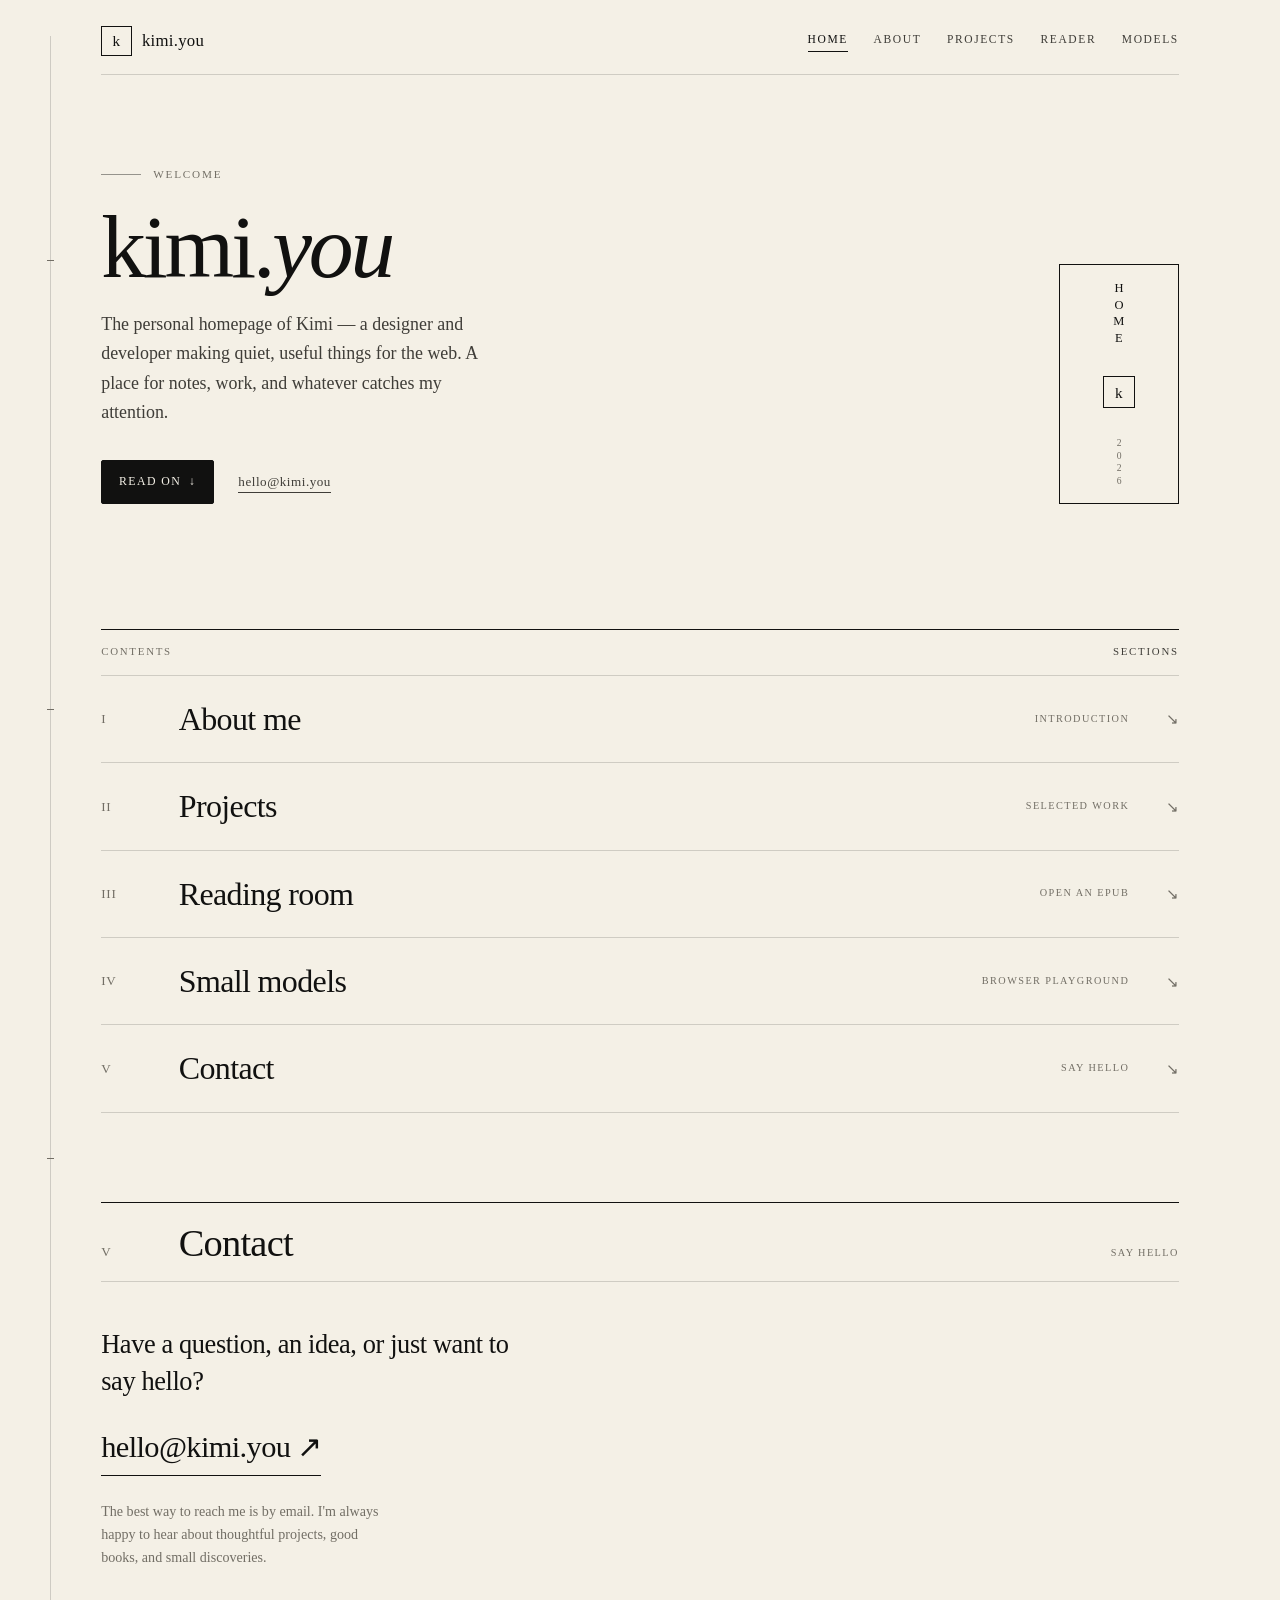
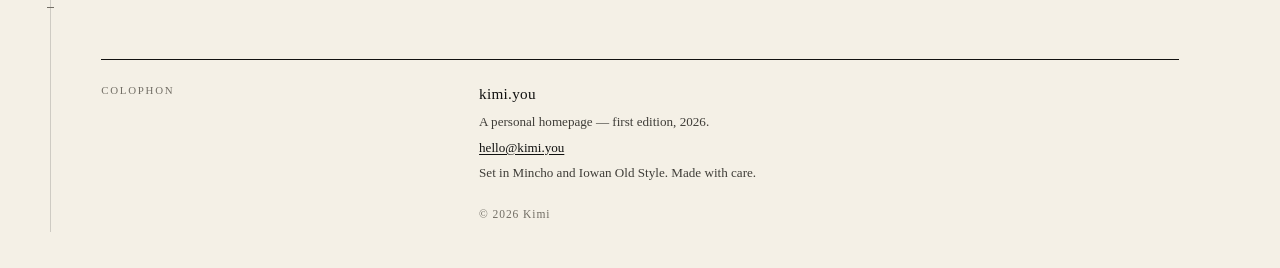
<file: index.html>
<!DOCTYPE html>
<html lang="en">
<head>
  <meta charset="UTF-8">
  <meta name="viewport" content="width=device-width, initial-scale=1.0">
  <meta name="theme-color" content="#F4F0E6">
  <meta name="description" content="The personal homepage of Kimi — a quiet corner of the internet for notes, projects, and everyday things.">
  <title>kimi.you — Personal Homepage</title>
  <link rel="icon" href="data:image/svg+xml,%3Csvg xmlns='http://www.w3.org/2000/svg' viewBox='0 0 32 32'%3E%3Crect width='32' height='32' fill='%23111110'/%3E%3Crect x='8' y='7' width='16' height='18' fill='none' stroke='%23F4F0E6' stroke-width='2'/%3E%3Cpath d='M12 7v18' stroke='%23F4F0E6' stroke-width='2'/%3E%3C/svg%3E">
  <link rel="stylesheet" href="styles.css">
</head>
<body>
  <a class="skip-link" href="#main">Skip to main content</a>

  <div class="book">
    <div class="binding" aria-hidden="true">
      <i></i>
      <i></i>
      <i></i>
      <i></i>
    </div>

    <header class="book-header">
      <a class="brand" href="index.html" aria-label="kimi.you home">
        <span class="brand-seal" aria-hidden="true">k</span>
        <span>kimi.you</span>
      </a>
      <nav class="site-nav" aria-label="Primary">
        <a href="index.html" aria-current="page">Home</a>
        <a href="about.html">About</a>
        <a href="projects.html">Projects</a>
        <a href="reader.html">Reader</a>
        <a href="models.html">Models</a>
      </nav>
    </header>

    <main id="main">
      <section class="hero" aria-labelledby="site-title">
        <div class="hero-copy">
          <p class="eyebrow">
            <span class="eyebrow-rule" aria-hidden="true"></span>
            <span>Welcome</span>
          </p>
          <h1 id="site-title">kimi.<em>you</em></h1>
          <p class="hero-lede">
            The personal homepage of Kimi — a designer and developer making
            quiet, useful things for the web. A place for notes, work, and
            whatever catches my attention.
          </p>
          <div class="hero-actions">
            <a class="primary-link" href="#contents">Read on <span aria-hidden="true">↓</span></a>
            <a class="text-link" href="mailto:hello@kimi.you">hello@kimi.you</a>
          </div>
        </div>

        <aside class="title-slip" aria-label="Personal homepage">
          <span class="slip-label" aria-hidden="true">Home</span>
          <span class="slip-seal" aria-hidden="true">k</span>
          <span class="slip-meta" aria-hidden="true">2026</span>
        </aside>
      </section>

      <nav class="contents" id="contents" aria-label="Contents">
        <div class="contents-top">
          <span>Contents</span>
          <span class="contents-sub">Sections</span>
        </div>
        <div class="contents-list">
          <a class="contents-link" href="about.html">
            <span class="contents-index">I</span>
            <span class="contents-title">About me</span>
            <span class="contents-note">Introduction</span>
            <span class="contents-arrow" aria-hidden="true">↘</span>
          </a>
          <a class="contents-link" href="projects.html">
            <span class="contents-index">II</span>
            <span class="contents-title">Projects</span>
            <span class="contents-note">Selected work</span>
            <span class="contents-arrow" aria-hidden="true">↘</span>
          </a>
          <a class="contents-link" href="reader.html">
            <span class="contents-index">III</span>
            <span class="contents-title">Reading room</span>
            <span class="contents-note">Open an EPUB</span>
            <span class="contents-arrow" aria-hidden="true">↘</span>
          </a>
          <a class="contents-link" href="models.html">
            <span class="contents-index">IV</span>
            <span class="contents-title">Small models</span>
            <span class="contents-note">Browser playground</span>
            <span class="contents-arrow" aria-hidden="true">↘</span>
          </a>
          <a class="contents-link" href="#contact">
            <span class="contents-index">V</span>
            <span class="contents-title">Contact</span>
            <span class="contents-note">Say hello</span>
            <span class="contents-arrow" aria-hidden="true">↘</span>
          </a>
        </div>
      </nav>

      <section class="chapter" id="contact" aria-labelledby="contact-title">
        <header class="chapter-head">
          <p class="chapter-index">V</p>
          <h2 id="contact-title">Contact</h2>
          <p class="chapter-note">Say hello</p>
        </header>
        <div class="chapter-body">
          <p class="chapter-lead">
            Have a question, an idea, or just want to say hello?
          </p>
          <a class="contact-link" href="mailto:hello@kimi.you">
            hello@kimi.you <span aria-hidden="true">↗</span>
          </a>
          <p class="contact-note">
            The best way to reach me is by email. I'm always happy to hear about
            thoughtful projects, good books, and small discoveries.
          </p>
        </div>
      </section>
    </main>

    <footer class="colophon">
      <div class="colophon-head">
        <span class="en">Colophon</span>
      </div>
      <div class="colophon-body">
        <p class="colophon-name">kimi.you</p>
        <p>A personal homepage — first edition, 2026.</p>
        <p><a class="footer-email" href="mailto:hello@kimi.you">hello@kimi.you</a></p>
        <p>Set in Mincho and Iowan Old Style. Made with care.</p>
        <p class="copyright">© 2026 Kimi</p>
      </div>
    </footer>
  </div>
</body>
</html>
</file>
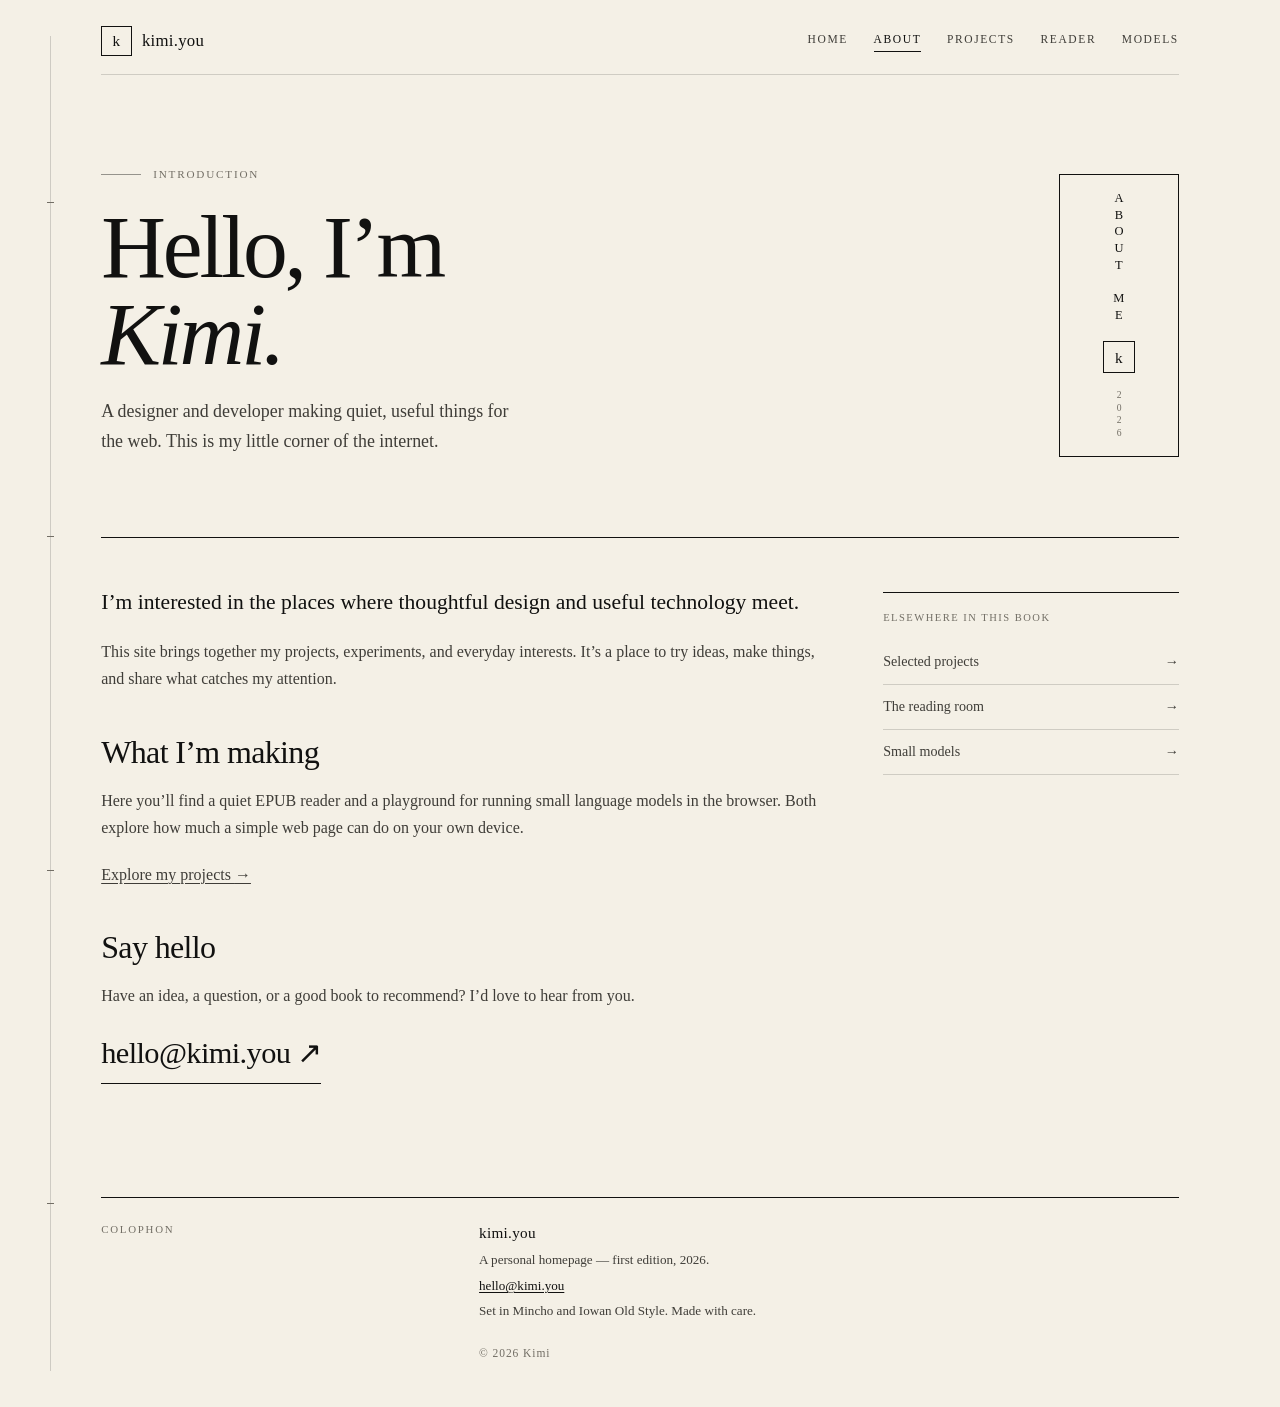
<file: about.html>
<!DOCTYPE html>
<html lang="en">
<head>
  <meta charset="UTF-8">
  <meta name="viewport" content="width=device-width, initial-scale=1.0">
  <meta name="theme-color" content="#F4F0E6">
  <meta name="description" content="Meet Kimi, a designer and developer making quiet, useful things for the web.">
  <title>About me — kimi.you</title>
  <link rel="icon" href="data:image/svg+xml,%3Csvg xmlns='http://www.w3.org/2000/svg' viewBox='0 0 32 32'%3E%3Crect width='32' height='32' fill='%23111110'/%3E%3Crect x='8' y='7' width='16' height='18' fill='none' stroke='%23F4F0E6' stroke-width='2'/%3E%3Cpath d='M12 7v18' stroke='%23F4F0E6' stroke-width='2'/%3E%3C/svg%3E">
  <link rel="stylesheet" href="styles.css">
</head>
<body>
  <a class="skip-link" href="#main">Skip to main content</a>

  <div class="book">
    <div class="binding" aria-hidden="true">
      <i></i>
      <i></i>
      <i></i>
      <i></i>
    </div>

    <header class="book-header">
      <a class="brand" href="index.html" aria-label="kimi.you home">
        <span class="brand-seal" aria-hidden="true">k</span>
        <span>kimi.you</span>
      </a>
      <nav class="site-nav" aria-label="Primary">
        <a href="index.html">Home</a>
        <a href="about.html" aria-current="page">About</a>
        <a href="projects.html">Projects</a>
        <a href="reader.html">Reader</a>
        <a href="models.html">Models</a>
      </nav>
    </header>

    <main id="main" tabindex="-1">
      <header class="page-hero" aria-labelledby="page-title">
        <div class="page-hero-copy">
          <p class="eyebrow"><span class="eyebrow-rule" aria-hidden="true"></span><span>Introduction</span></p>
          <h1 id="page-title">Hello, I’m <em>Kimi.</em></h1>
          <p class="hero-lede">A designer and developer making quiet, useful things for the web. This is my little corner of the internet.</p>
        </div>
        <aside class="title-slip" aria-label="Page information">
          <span class="slip-label" aria-hidden="true">About me</span>
          <span class="slip-seal" aria-hidden="true">k</span>
          <span class="slip-meta" aria-hidden="true">2026</span>
        </aside>
      </header>
      <div class="page-layout">
        <article class="prose">
          <p class="lead">I’m interested in the places where thoughtful design and useful technology meet.</p>
          <p>This site brings together my projects, experiments, and everyday interests. It’s a place to try ideas, make things, and share what catches my attention.</p>
          <h2>What I’m making</h2>
          <p>Here you’ll find a quiet EPUB reader and a playground for running small language models in the browser. Both explore how much a simple web page can do on your own device.</p>
          <p><a href="projects.html">Explore my projects <span aria-hidden="true">→</span></a></p>
          <h2>Say hello</h2>
          <p>Have an idea, a question, or a good book to recommend? I’d love to hear from you.</p>
          <a class="contact-link" href="mailto:hello@kimi.you">hello@kimi.you <span aria-hidden="true">↗</span></a>
        </article>
        <aside class="page-aside" aria-label="Explore more">
          <section class="aside-block">
            <h2 class="aside-title">Elsewhere in this book</h2>
            <ul class="aside-links">
              <li><a href="projects.html">Selected projects <span aria-hidden="true">→</span></a></li>
              <li><a href="reader.html">The reading room <span aria-hidden="true">→</span></a></li>
              <li><a href="models.html">Small models <span aria-hidden="true">→</span></a></li>
            </ul>
          </section>
        </aside>
      </div>
    </main>

    <footer class="colophon">
      <div class="colophon-head">
        <span class="en">Colophon</span>
      </div>
      <div class="colophon-body">
        <p class="colophon-name">kimi.you</p>
        <p>A personal homepage — first edition, 2026.</p>
        <p><a class="footer-email" href="mailto:hello@kimi.you">hello@kimi.you</a></p>
        <p>Set in Mincho and Iowan Old Style. Made with care.</p>
        <p class="copyright">© 2026 Kimi</p>
      </div>
    </footer>
  </div>
</body>
</html>
</file>
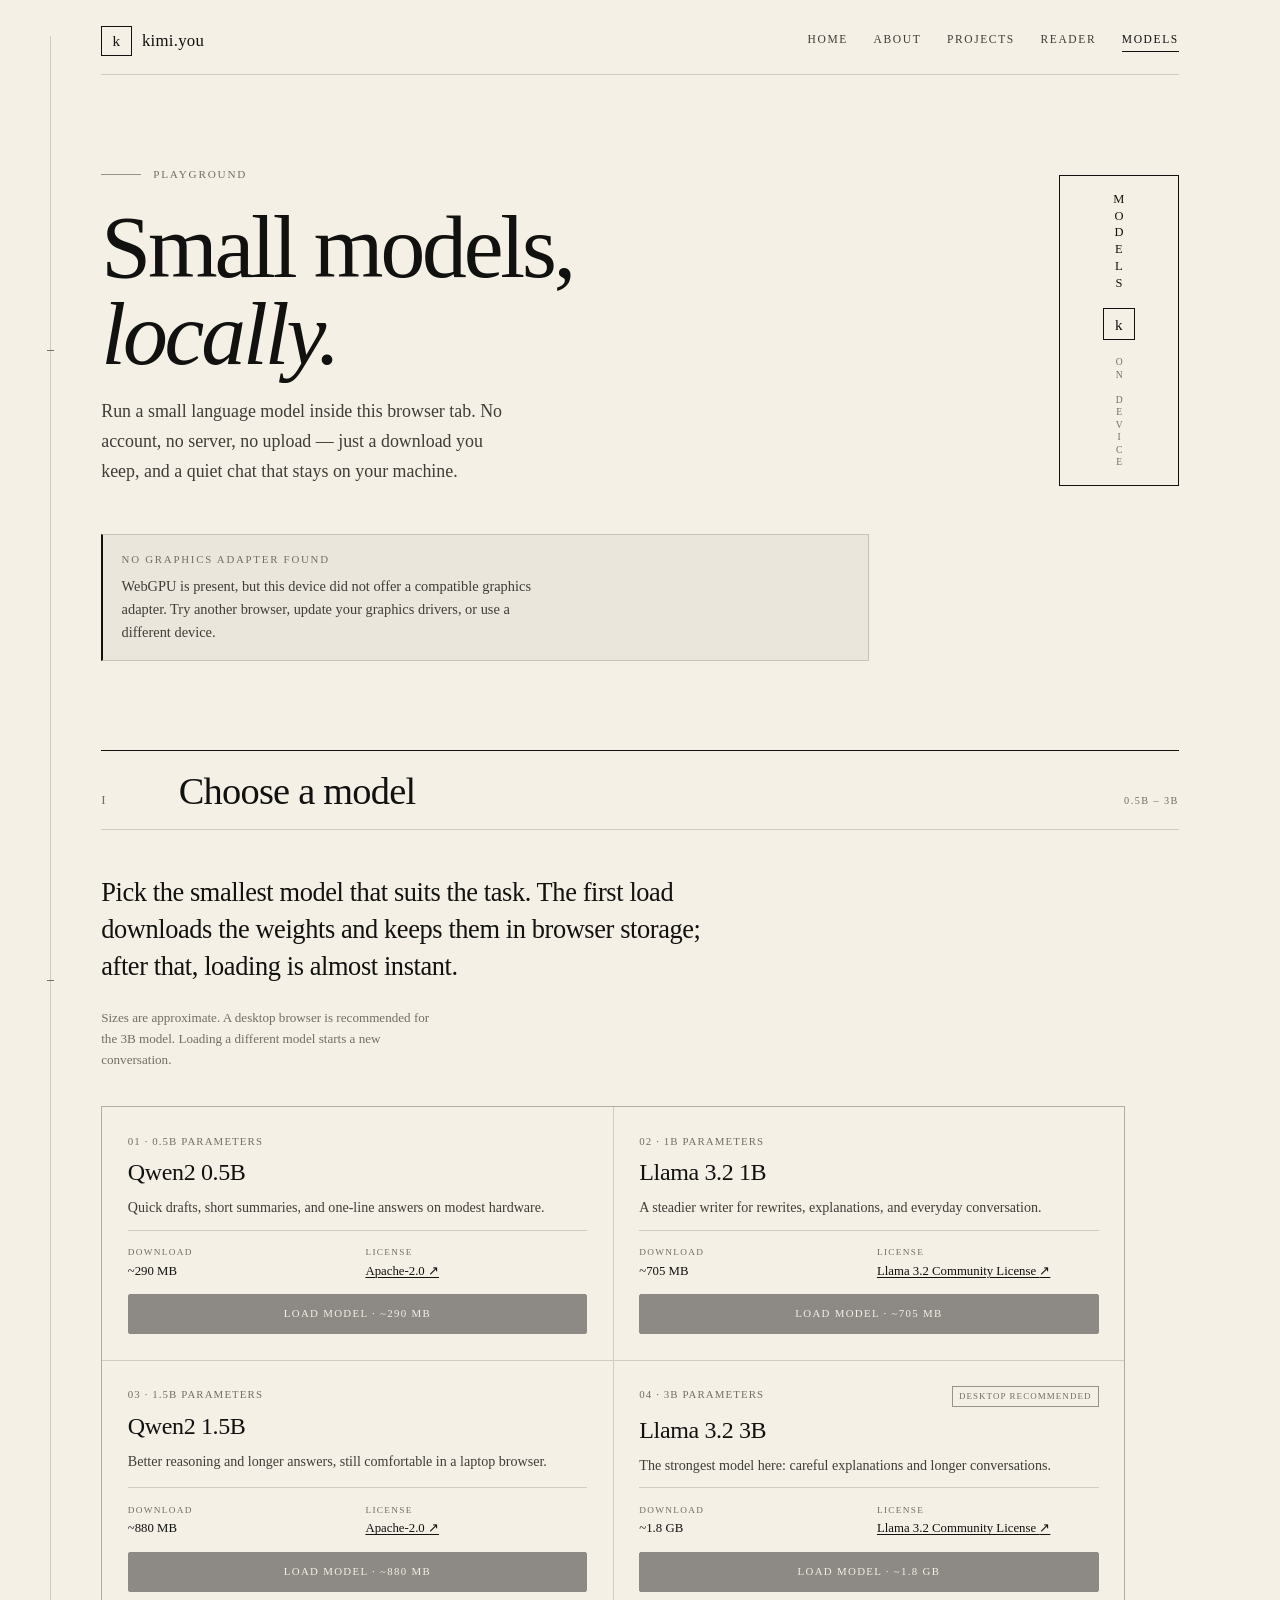
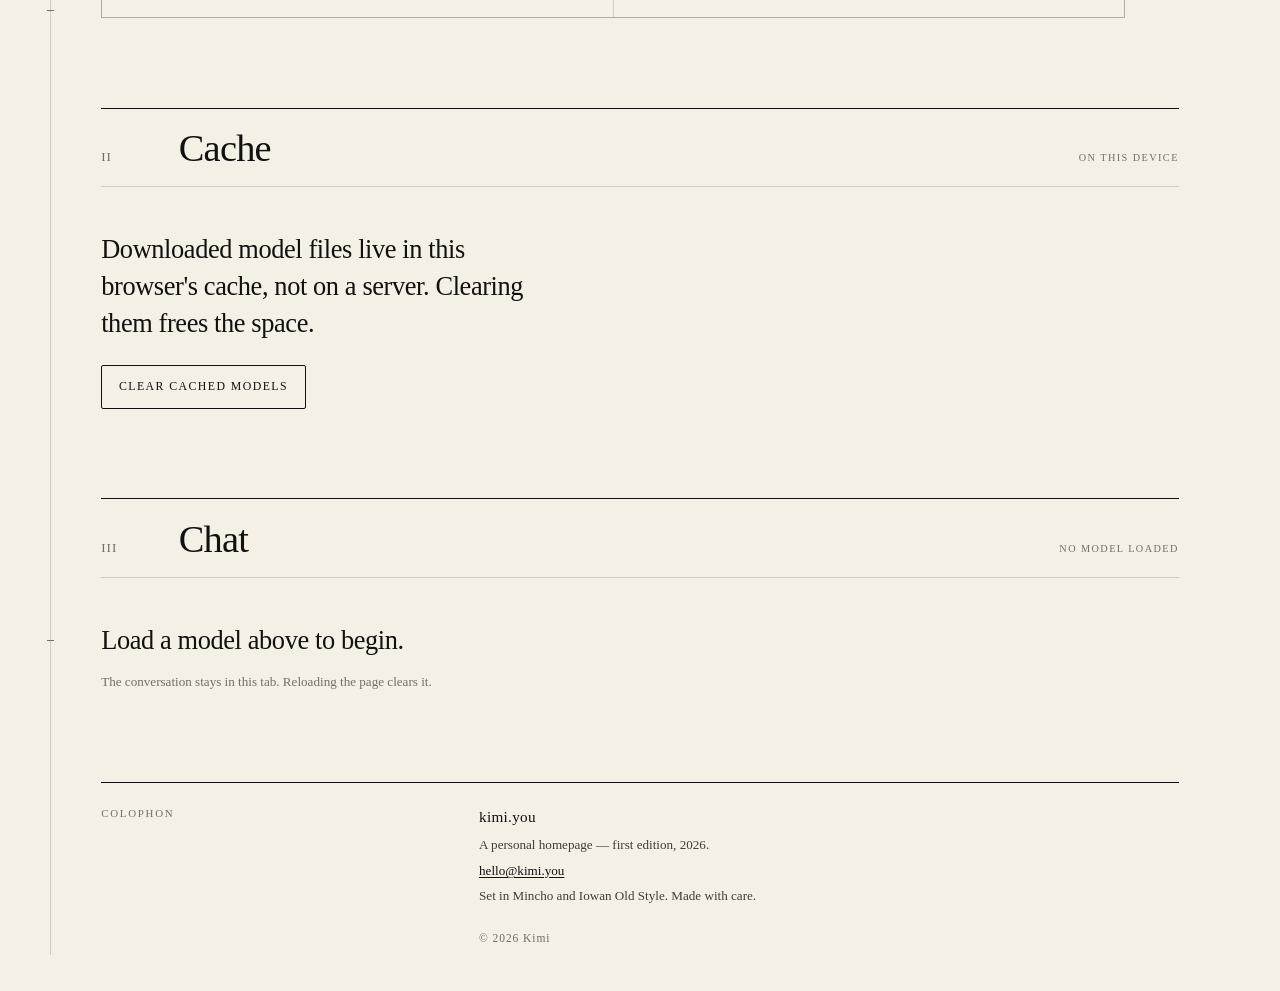
<file: models.html>
<!DOCTYPE html>
<html lang="en">
<head>
  <meta charset="UTF-8">
  <meta name="viewport" content="width=device-width, initial-scale=1.0">
  <meta name="theme-color" content="#F4F0E6">
  <meta name="description" content="Run small language models entirely in your browser with WebLLM. No account, no server, and nothing you type leaves your device.">
  <title>Small models — kimi.you</title>
  <link rel="icon" href="data:image/svg+xml,%3Csvg xmlns='http://www.w3.org/2000/svg' viewBox='0 0 32 32'%3E%3Crect width='32' height='32' fill='%23111110'/%3E%3Crect x='8' y='7' width='16' height='18' fill='none' stroke='%23F4F0E6' stroke-width='2'/%3E%3Cpath d='M12 7v18' stroke='%23F4F0E6' stroke-width='2'/%3E%3C/svg%3E">
  <link rel="stylesheet" href="styles.css">
</head>
<body>
  <a class="skip-link" href="#main">Skip to main content</a>

  <div class="book">
    <div class="binding" aria-hidden="true">
      <i></i>
      <i></i>
      <i></i>
      <i></i>
    </div>

    <header class="book-header">
      <a class="brand" href="index.html" aria-label="kimi.you home">
        <span class="brand-seal" aria-hidden="true">k</span>
        <span>kimi.you</span>
      </a>
      <nav class="site-nav" aria-label="Primary">
        <a href="index.html">Home</a>
        <a href="about.html">About</a>
        <a href="projects.html">Projects</a>
        <a href="reader.html">Reader</a>
        <a href="models.html" aria-current="page">Models</a>
      </nav>
    </header>

    <main id="main">
      <header class="page-hero" aria-labelledby="page-title">
        <div class="page-hero-copy">
          <p class="eyebrow">
            <span class="eyebrow-rule" aria-hidden="true"></span>
            <span>Playground</span>
          </p>
          <h1 id="page-title">Small models, <em>locally.</em></h1>
          <p class="hero-lede">
            Run a small language model inside this browser tab. No account, no
            server, no upload — just a download you keep, and a quiet chat that
            stays on your machine.
          </p>
        </div>

        <aside class="title-slip" aria-label="Page information">
          <span class="slip-label" aria-hidden="true">Models</span>
          <span class="slip-seal" aria-hidden="true">k</span>
          <span class="slip-meta" aria-hidden="true">On device</span>
        </aside>
      </header>

      <div class="models-notice" id="gpu-notice" role="status" hidden>
        <p class="notice-label" id="gpu-notice-label">WebGPU unavailable</p>
        <p class="notice-text" id="gpu-notice-text"></p>
      </div>

      <section class="chapter" id="models" aria-labelledby="models-title">
        <header class="chapter-head">
          <p class="chapter-index">I</p>
          <h2 id="models-title">Choose a model</h2>
          <p class="chapter-note">0.5B – 3B</p>
        </header>
        <div class="chapter-body models-body">
          <p class="chapter-lead">
            Pick the smallest model that suits the task. The first load downloads
            the weights and keeps them in browser storage; after that, loading is
            almost instant.
          </p>
          <p class="models-hint">
            Sizes are approximate. A desktop browser is recommended for the 3B
            model. Loading a different model starts a new conversation.
          </p>

          <div class="model-grid" id="model-grid"></div>

          <noscript>
            <p class="model-note">
              This page needs JavaScript, and a browser with WebGPU, to load a
              model.
            </p>
          </noscript>
        </div>
      </section>

      <section class="chapter" id="cache" aria-labelledby="cache-title">
        <header class="chapter-head">
          <p class="chapter-index">II</p>
          <h2 id="cache-title">Cache</h2>
          <p class="chapter-note">On this device</p>
        </header>
        <div class="chapter-body">
          <p class="chapter-lead">
            Downloaded model files live in this browser's cache, not on a server.
            Clearing them frees the space.
          </p>
          <div class="cache-row">
            <button class="button button-secondary" id="clear-cache" type="button">
              Clear cached models
            </button>
            <p class="cache-status" id="cache-status" role="status" aria-live="polite"></p>
          </div>

          <div class="cache-confirm" id="cache-confirm" role="group" aria-labelledby="cache-confirm-title" hidden>
            <p id="cache-confirm-title">
              Remove the downloaded model files from this browser? You will need
              to download them again the next time you load a model.
            </p>
            <div class="cache-confirm-actions">
              <button class="button" id="confirm-clear" type="button">
                Yes, clear cache
              </button>
              <button class="text-button" id="cancel-clear" type="button">
                Cancel
              </button>
            </div>
          </div>
        </div>
      </section>

      <section class="chapter" id="chat" aria-labelledby="chat-title">
        <header class="chapter-head">
          <p class="chapter-index">III</p>
          <h2 id="chat-title">Chat</h2>
          <p class="chapter-note" id="chat-note">No model loaded</p>
        </header>
        <div class="chapter-body">
          <div class="chat-placeholder" id="chat-placeholder">
            <p class="chapter-lead">Load a model above to begin.</p>
            <p class="models-hint">
              The conversation stays in this tab. Reloading the page clears it.
            </p>
          </div>
          <div id="chat-container" hidden></div>
        </div>
      </section>
    </main>

    <footer class="colophon">
      <div class="colophon-head">
        <span class="en">Colophon</span>
      </div>
      <div class="colophon-body">
        <p class="colophon-name">kimi.you</p>
        <p>A personal homepage — first edition, 2026.</p>
        <p><a class="footer-email" href="mailto:hello@kimi.you">hello@kimi.you</a></p>
        <p>Set in Mincho and Iowan Old Style. Made with care.</p>
        <p class="copyright">© 2026 Kimi</p>
      </div>
    </footer>
  </div>

  <script type="module">
    import {
      MODELS,
      detectWebGPU,
      loadModel,
      unloadModel,
      checkCachedModels,
      clearModelCache,
      describeError,
    } from "./js/models.js";
    import { createChat } from "./js/chat.js";

    const dom = {
      grid: document.getElementById("model-grid"),
      notice: document.getElementById("gpu-notice"),
      noticeLabel: document.getElementById("gpu-notice-label"),
      noticeText: document.getElementById("gpu-notice-text"),
      chatContainer: document.getElementById("chat-container"),
      chatPlaceholder: document.getElementById("chat-placeholder"),
      chatNote: document.getElementById("chat-note"),
      clearCache: document.getElementById("clear-cache"),
      cacheStatus: document.getElementById("cache-status"),
      cacheConfirm: document.getElementById("cache-confirm"),
      confirmClear: document.getElementById("confirm-clear"),
      cancelClear: document.getElementById("cancel-clear"),
    };

    const state = {
      checked: false,
      supported: false,
      busy: false,
      loadingModelId: null,
      loadedModelId: null,
    };

    const cards = new Map();
    const cached = Object.create(null);
    let cacheChecked = false;
    let chat = null;
    let progressFrame = 0;
    let pendingProgress = null;
    let focusBeforeConfirm = null;

    const SUGGESTIONS = [
      "Explain WebGPU in two sentences.",
      "Write a haiku about a quiet morning.",
      "Draft a friendly reply to a dinner invitation.",
    ];

    /* ----------------------------------------------------------------------
       Model cards
       ---------------------------------------------------------------------- */

    function licenseMarkup(model) {
      if (!model.licenseUrl) {
        return model.license;
      }

      return `<a href="${model.licenseUrl}" target="_blank" rel="noopener noreferrer">${model.license} <span aria-hidden="true">↗</span></a>`;
    }

    function createCard(model, index) {
      const article = document.createElement("article");
      article.className = "model-card";
      article.dataset.model = model.id;

      article.innerHTML = `
        <div class="model-card-head">
          <p class="model-kicker">${String(index + 1).padStart(2, "0")} · ${model.params} parameters</p>
          <div class="model-flags">
            ${model.desktopOnly ? '<span class="model-flag">Desktop recommended</span>' : ""}
            <span class="model-flag model-cached" hidden>Downloaded</span>
          </div>
        </div>
        <h3 class="model-name">${model.name}</h3>
        <p class="model-note">${model.note}</p>
        <dl class="model-meta">
          <div>
            <dt>Download</dt>
            <dd>${model.size}</dd>
          </div>
          <div>
            <dt>License</dt>
            <dd>${licenseMarkup(model)}</dd>
          </div>
        </dl>
        <div class="model-actions">
          <button class="button model-load" type="button">Load model · ${model.size}</button>
          <button class="text-button model-unload" type="button" hidden>Unload</button>
        </div>
        <div class="model-progress" hidden>
          <div class="progress-row">
            <span class="progress-percent" data-percent>0%</span>
            <span class="progress-status" data-status>Preparing the model…</span>
          </div>
          <div class="progress-track" role="progressbar" aria-valuemin="0" aria-valuemax="100" aria-valuenow="0" aria-label="Download progress for ${model.name}">
            <span class="progress-fill" data-fill></span>
          </div>
        </div>
        <p class="model-error" role="alert" hidden></p>
      `;

      const ref = {
        model,
        article,
        load: article.querySelector(".model-load"),
        unload: article.querySelector(".model-unload"),
        progress: article.querySelector(".model-progress"),
        percent: article.querySelector("[data-percent]"),
        status: article.querySelector("[data-status]"),
        fill: article.querySelector("[data-fill]"),
        track: article.querySelector(".progress-track"),
        error: article.querySelector(".model-error"),
        cachedTag: article.querySelector(".model-cached"),
      };

      ref.load.addEventListener("click", () => {
        void handleLoad(ref);
      });
      ref.unload.addEventListener("click", () => {
        void handleUnload();
      });

      return ref;
    }

    function renderCards() {
      const fragment = document.createDocumentFragment();

      MODELS.forEach((model, index) => {
        const ref = createCard(model, index);
        cards.set(model.id, ref);
        fragment.appendChild(ref.article);
      });

      dom.grid.replaceChildren(fragment);
    }

    function refreshCards() {
      const locked = !state.supported || state.busy;

      for (const ref of cards.values()) {
        const isLoaded = state.loadedModelId === ref.model.id;
        const isLoading = state.loadingModelId === ref.model.id;

        ref.article.dataset.loaded = String(isLoaded);
        ref.article.dataset.loading = String(isLoading);

        ref.load.disabled = locked || isLoaded;
        ref.load.textContent = isLoading
          ? "Loading…"
          : isLoaded
            ? "Loaded"
            : `Load model · ${ref.model.size}`;

        if (!state.supported) {
          ref.load.title = state.checked
            ? "WebGPU is not available in this browser."
            : "Checking WebGPU…";
        } else if (state.busy && !isLoading) {
          ref.load.title = "Wait for the current task to finish.";
        } else {
          ref.load.removeAttribute("title");
        }

        ref.unload.hidden = !isLoaded;
        ref.unload.disabled = state.busy;
        ref.progress.hidden = !isLoading;
        ref.cachedTag.hidden = !cached[ref.model.id] || isLoaded;
      }

      updateCacheButton();
    }

    function updateCacheButton() {
      const anyCached = MODELS.some((model) => cached[model.id]);
      const known = cacheChecked;

      dom.clearCache.disabled =
        state.busy || (known && !anyCached);
      dom.clearCache.textContent =
        known && !anyCached ? "No cached models" : "Clear cached models";
    }

    function renderProgress(ref, progress, text) {
      const percent = Math.min(100, Math.max(0, Math.round(progress * 100)));

      ref.percent.textContent = `${percent}%`;
      ref.fill.style.width = `${percent}%`;
      ref.track.setAttribute("aria-valuenow", String(percent));
      ref.status.textContent = text || "Preparing the model…";
      ref.status.title = text || "";
    }

    function queueProgress(modelId, ref, report) {
      pendingProgress = {
        modelId,
        ref,
        progress: report.progress,
        text: report.text,
      };

      if (progressFrame) {
        return;
      }

      progressFrame = requestAnimationFrame(() => {
        progressFrame = 0;
        const next = pendingProgress;
        pendingProgress = null;

        if (!next || state.loadingModelId !== next.modelId) {
          return;
        }

        renderProgress(next.ref, next.progress, next.text);
      });
    }

    function showCardError(ref, info) {
      const title = document.createElement("span");
      title.className = "model-error-title";
      title.textContent = info.title || "Model did not load";

      const message = document.createElement("span");
      message.textContent =
        info.message || "Something interrupted the download. Try again.";

      ref.error.replaceChildren(title, message);

      if (info.detail) {
        const detail = document.createElement("span");
        detail.className = "model-error-detail";
        detail.textContent = info.detail;
        ref.error.appendChild(detail);
      }

      const retry = document.createElement("button");
      retry.type = "button";
      retry.className = "text-button model-retry";
      retry.textContent = "Try again";
      retry.addEventListener("click", () => {
        void handleLoad(ref);
      });
      ref.error.appendChild(retry);

      ref.error.hidden = false;
    }

    function hideCardError(ref) {
      ref.error.hidden = true;
      ref.error.replaceChildren();
    }

    /* ----------------------------------------------------------------------
       Notices and chat
       ---------------------------------------------------------------------- */

    function showNotice(title, message) {
      dom.noticeLabel.textContent = title;
      dom.noticeText.textContent = message;
      dom.notice.hidden = false;
    }

    function showChatPlaceholder() {
      dom.chatContainer.hidden = true;
      dom.chatPlaceholder.hidden = false;
      dom.chatNote.textContent = "No model loaded";
    }

    async function openChat(engine, model) {
      if (!chat) {
        chat = createChat(dom.chatContainer, {
          suggestions: SUGGESTIONS,
          assistantName: model.name,
        });
      }

      chat.setEngine(engine);
      chat.setModelName(model.name);
      await chat.reset();

      dom.chatContainer.hidden = false;
      dom.chatPlaceholder.hidden = true;
      dom.chatNote.textContent = model.name;
      chat.focus({ preventScroll: true });
    }

    async function teardownChat() {
      if (chat) {
        await chat.stop();
        chat.setEngine(null);
        await chat.reset();
      }

      await unloadModel();
      showChatPlaceholder();
    }

    async function handleLoad(ref) {
      if (state.busy || !state.supported) {
        return;
      }

      hideCardError(ref);
      state.busy = true;
      state.loadingModelId = ref.model.id;
      renderProgress(ref, 0, "Preparing the model…");
      refreshCards();

      try {
        if (state.loadedModelId && state.loadedModelId !== ref.model.id) {
          await teardownChat();
          state.loadedModelId = null;
        }

        const engine = await loadModel(ref.model.id, (report) => {
          queueProgress(ref.model.id, ref, report);
        });

        state.loadedModelId = ref.model.id;
        cached[ref.model.id] = true;

        await openChat(engine, ref.model);
      } catch (error) {
        state.loadedModelId = null;
        const info = describeError(error, {
          phase: "load",
          model: ref.model,
        });
        showCardError(ref, info);
        showChatPlaceholder();
      } finally {
        state.loadingModelId = null;
        state.busy = false;
        refreshCards();
      }
    }

    async function handleUnload() {
      if (state.busy || !state.loadedModelId) {
        return;
      }

      state.busy = true;
      refreshCards();

      try {
        await teardownChat();
        state.loadedModelId = null;
      } finally {
        state.busy = false;
        refreshCards();
      }
    }

    /* ----------------------------------------------------------------------
       Cache
       ---------------------------------------------------------------------- */

    function openCacheConfirm() {
      focusBeforeConfirm = document.activeElement;
      dom.cacheConfirm.hidden = false;
      dom.clearCache.hidden = true;
      dom.confirmClear.focus();
    }

    function closeCacheConfirm({ restoreFocus = true } = {}) {
      dom.cacheConfirm.hidden = true;
      dom.clearCache.hidden = false;

      if (restoreFocus && focusBeforeConfirm instanceof HTMLElement) {
        focusBeforeConfirm.focus();
      }
    }

    async function handleClearCache() {
      if (state.busy) {
        return;
      }

      state.busy = true;
      dom.confirmClear.disabled = true;
      dom.cancelClear.disabled = true;
      dom.cacheStatus.textContent = "Clearing cached models…";
      refreshCards();

      try {
        await teardownChat();
        state.loadedModelId = null;

        const count = await clearModelCache();

        MODELS.forEach((model) => {
          cached[model.id] = false;
        });
        cacheChecked = true;

        closeCacheConfirm({ restoreFocus: false });
        dom.cacheStatus.textContent = count
          ? `Cleared ${count} cached ${count === 1 ? "model" : "models"}.`
          : "There were no cached models to clear.";
        dom.clearCache.focus();
      } catch (error) {
        const info = describeError(error, { phase: "cache" });
        dom.cacheStatus.textContent = info.message;
        closeCacheConfirm({ restoreFocus: false });
        dom.clearCache.focus();
      } finally {
        state.busy = false;
        dom.confirmClear.disabled = false;
        dom.cancelClear.disabled = false;
        refreshCards();
      }
    }

    /* ----------------------------------------------------------------------
       Start-up
       ---------------------------------------------------------------------- */

    async function initGPU() {
      const result = await detectWebGPU();
      state.checked = true;
      state.supported = result.supported;
      refreshCards();

      if (!result.supported) {
        showNotice(
          result.title || "WebGPU is not available",
          result.message ||
            "This browser cannot run models in the page. You can still read about them below.",
        );
        return;
      }

      try {
        const map = await checkCachedModels();
        Object.assign(cached, map);
        cacheChecked = true;
        refreshCards();
      } catch (error) {
        // Cache labels are a convenience; loading still reports real failures.
      }
    }

    dom.clearCache.addEventListener("click", openCacheConfirm);
    dom.confirmClear.addEventListener("click", () => {
      void handleClearCache();
    });
    dom.cancelClear.addEventListener("click", () => closeCacheConfirm());

    renderCards();
    refreshCards();
    void initGPU();
  </script>
</body>
</html>
</file>
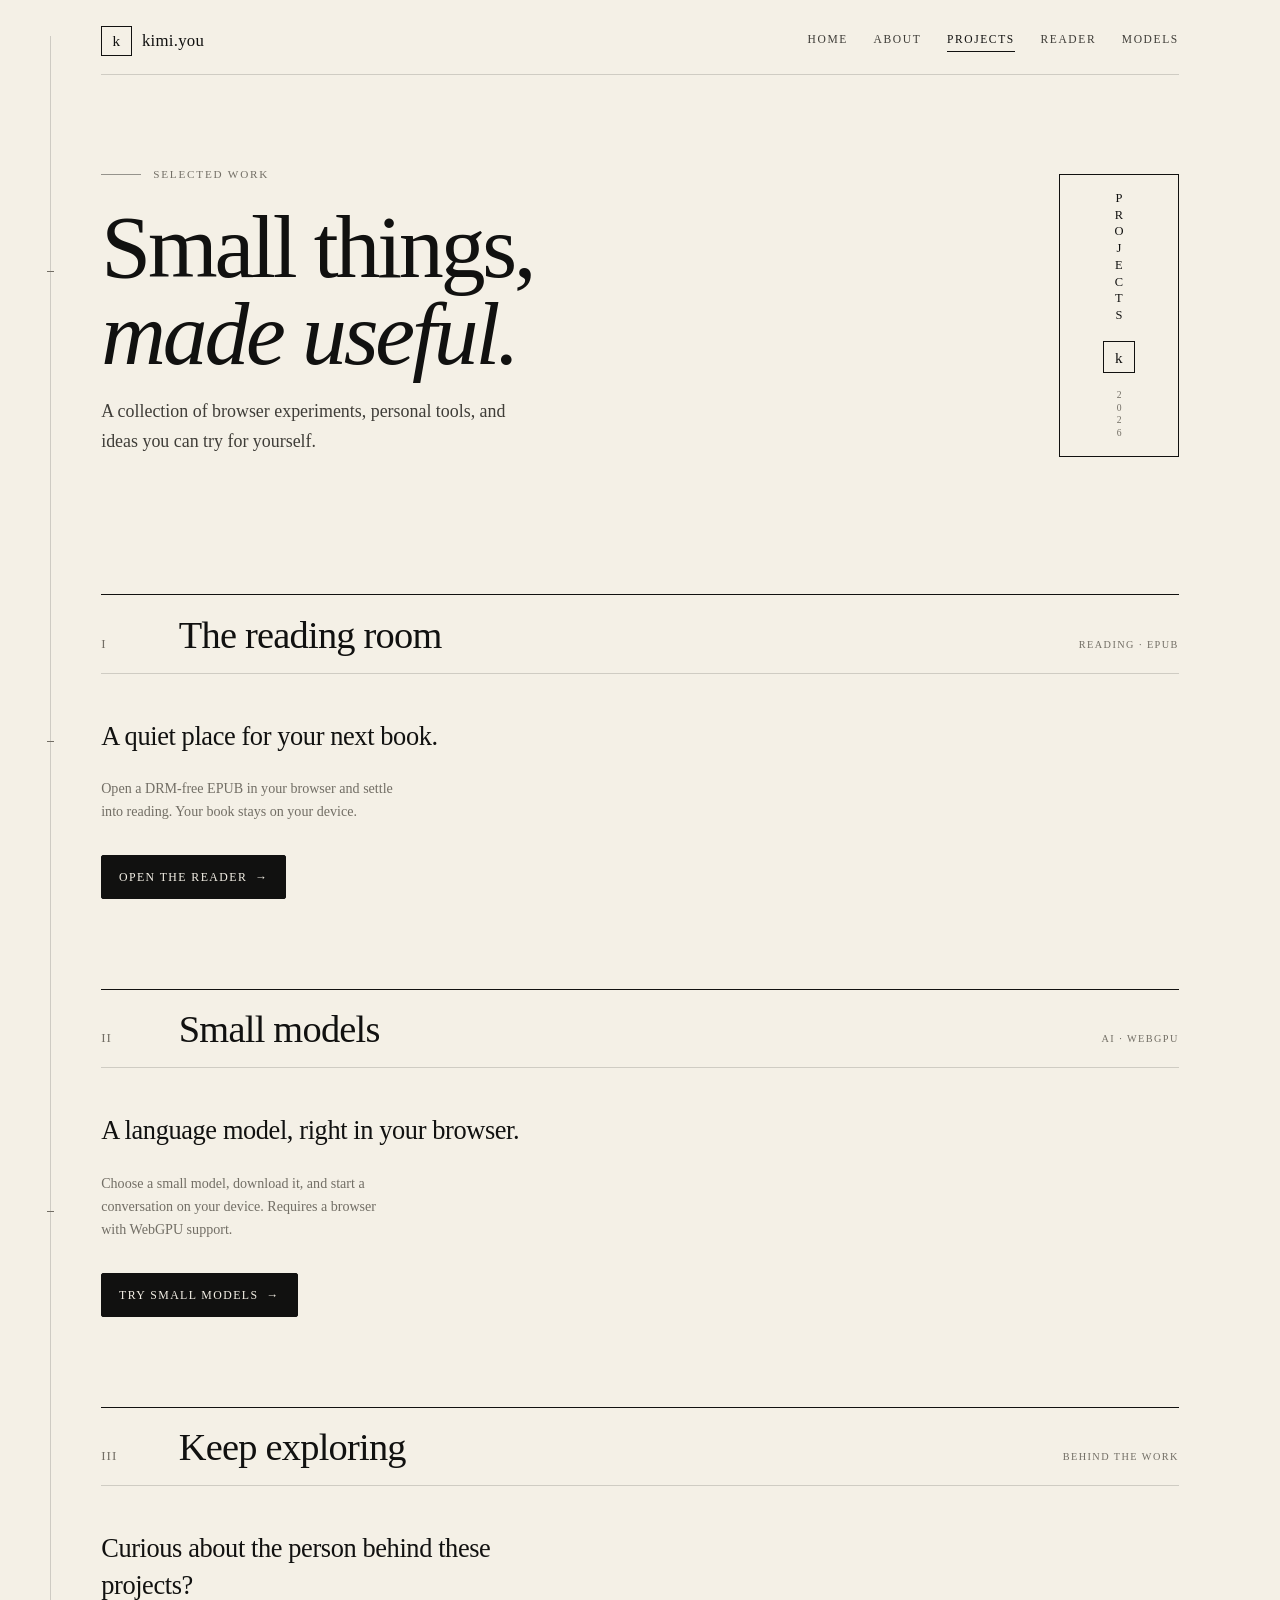
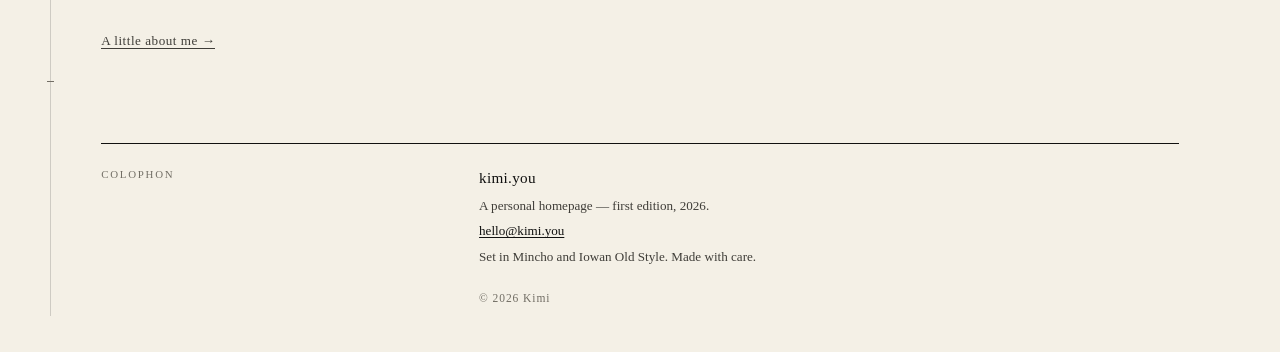
<file: projects.html>
<!DOCTYPE html>
<html lang="en">
<head>
  <meta charset="UTF-8">
  <meta name="viewport" content="width=device-width, initial-scale=1.0">
  <meta name="theme-color" content="#F4F0E6">
  <meta name="description" content="Selected web projects by Kimi: a private EPUB reader and an in-browser language model playground.">
  <title>Projects — kimi.you</title>
  <link rel="icon" href="data:image/svg+xml,%3Csvg xmlns='http://www.w3.org/2000/svg' viewBox='0 0 32 32'%3E%3Crect width='32' height='32' fill='%23111110'/%3E%3Crect x='8' y='7' width='16' height='18' fill='none' stroke='%23F4F0E6' stroke-width='2'/%3E%3Cpath d='M12 7v18' stroke='%23F4F0E6' stroke-width='2'/%3E%3C/svg%3E">
  <link rel="stylesheet" href="styles.css">
</head>
<body>
  <a class="skip-link" href="#main">Skip to main content</a>

  <div class="book">
    <div class="binding" aria-hidden="true">
      <i></i>
      <i></i>
      <i></i>
      <i></i>
    </div>

    <header class="book-header">
      <a class="brand" href="index.html" aria-label="kimi.you home">
        <span class="brand-seal" aria-hidden="true">k</span>
        <span>kimi.you</span>
      </a>
      <nav class="site-nav" aria-label="Primary">
        <a href="index.html">Home</a>
        <a href="about.html">About</a>
        <a href="projects.html" aria-current="page">Projects</a>
        <a href="reader.html">Reader</a>
        <a href="models.html">Models</a>
      </nav>
    </header>

    <main id="main" tabindex="-1">
      <header class="page-hero" aria-labelledby="page-title">
        <div class="page-hero-copy">
          <p class="eyebrow"><span class="eyebrow-rule" aria-hidden="true"></span><span>Selected work</span></p>
          <h1 id="page-title">Small things, <em>made useful.</em></h1>
          <p class="hero-lede">A collection of browser experiments, personal tools, and ideas you can try for yourself.</p>
        </div>
        <aside class="title-slip" aria-label="Page information">
          <span class="slip-label" aria-hidden="true">Projects</span>
          <span class="slip-seal" aria-hidden="true">k</span>
          <span class="slip-meta" aria-hidden="true">2026</span>
        </aside>
      </header>
      <section class="chapter" aria-labelledby="reader-title">
        <header class="chapter-head"><p class="chapter-index">I</p><h2 id="reader-title">The reading room</h2><p class="chapter-note">Reading · EPUB</p></header>
        <div class="chapter-body">
          <p class="chapter-lead">A quiet place for your next book.</p>
          <p class="contact-note">Open a DRM-free EPUB in your browser and settle into reading. Your book stays on your device.</p>
          <div class="hero-actions"><a class="primary-link" href="reader.html">Open the reader <span aria-hidden="true">→</span></a></div>
        </div>
      </section>
      <section class="chapter" aria-labelledby="models-title">
        <header class="chapter-head"><p class="chapter-index">II</p><h2 id="models-title">Small models</h2><p class="chapter-note">AI · WebGPU</p></header>
        <div class="chapter-body">
          <p class="chapter-lead">A language model, right in your browser.</p>
          <p class="contact-note">Choose a small model, download it, and start a conversation on your device. Requires a browser with WebGPU support.</p>
          <div class="hero-actions"><a class="primary-link" href="models.html">Try small models <span aria-hidden="true">→</span></a></div>
        </div>
      </section>
      <section class="chapter" aria-labelledby="next-title">
        <header class="chapter-head"><p class="chapter-index">III</p><h2 id="next-title">Keep exploring</h2><p class="chapter-note">Behind the work</p></header>
        <div class="chapter-body"><p class="chapter-lead">Curious about the person behind these projects?</p><a class="text-link" href="about.html">A little about me <span aria-hidden="true">→</span></a></div>
      </section>
    </main>

    <footer class="colophon">
      <div class="colophon-head">
        <span class="en">Colophon</span>
      </div>
      <div class="colophon-body">
        <p class="colophon-name">kimi.you</p>
        <p>A personal homepage — first edition, 2026.</p>
        <p><a class="footer-email" href="mailto:hello@kimi.you">hello@kimi.you</a></p>
        <p>Set in Mincho and Iowan Old Style. Made with care.</p>
        <p class="copyright">© 2026 Kimi</p>
      </div>
    </footer>
  </div>
</body>
</html>
</file>
<file: styles.css>
/* ==========================================================================
   kimi.you — site stylesheet
   --------------------------------------------------------------------------
   index.html and template.html link this file. Shared palette, type, header,
   footer, buttons and focus styles live in css/site.css; this file adds the
   homepage sections (hero, contents index, contact) and the reusable content
   page layout used by template.html.
   ========================================================================== */

@import url("css/site.css");

#main {
  scroll-margin-top: 1rem;
}

/* Homepage hero ------------------------------------------------------------ */

.hero-actions {
  display: flex;
  flex-wrap: wrap;
  align-items: center;
  gap: 1.5rem;
  margin-top: 2rem;
}

/* Contents index ----------------------------------------------------------- */

.contents {
  margin-top: clamp(2.5rem, 6vw, 5rem);
  border-top: 1px solid var(--ink);
}

.contents-top {
  display: flex;
  align-items: baseline;
  justify-content: space-between;
  gap: 1rem;
  padding: 0.85rem 0;
  border-bottom: 1px solid var(--rule);
  color: var(--ink-muted);
  font-size: 0.68rem;
  letter-spacing: 0.16em;
  text-transform: uppercase;
}

.contents-sub {
  color: var(--ink-soft);
  font-size: 0.68rem;
  letter-spacing: 0.16em;
}

.contents-list {
  display: flex;
  flex-direction: column;
}

.contents-link {
  display: grid;
  grid-template-columns: 3.25rem minmax(0, 1fr) auto 1.5rem;
  align-items: center;
  gap: clamp(0.75rem, 2vw, 1.75rem);
  padding: clamp(1.05rem, 2.2vw, 1.5rem) 0;
  border-bottom: 1px solid var(--rule);
  color: var(--ink);
  text-decoration: none;
  transition: padding-left var(--transition), background var(--transition);
}

.contents-link:hover {
  padding-left: 0.6rem;
  background: var(--wash);
}

.contents-index {
  color: var(--ink-muted);
  font-family: var(--font-mincho);
  font-size: 0.82rem;
  letter-spacing: 0.06em;
}

.contents-title {
  font-size: clamp(1.35rem, 3vw, 2rem);
  font-weight: 400;
  letter-spacing: -0.02em;
  line-height: 1.2;
}

.contents-note {
  color: var(--ink-muted);
  font-family: var(--font-serif);
  font-size: 0.64rem;
  letter-spacing: 0.14em;
  text-transform: uppercase;
  white-space: nowrap;
}

.contents-arrow {
  justify-self: end;
  color: var(--ink-muted);
  font-size: 0.95rem;
  transition: color var(--transition), transform var(--transition);
}

.contents-link:hover .contents-arrow {
  color: var(--ink);
  transform: translate(3px, 3px);
}

/* Contact chapter ---------------------------------------------------------- */

.chapter {
  margin-top: clamp(3rem, 7vw, 6rem);
  border-top: 1px solid var(--ink);
}

.chapter-head {
  display: grid;
  grid-template-columns: 3.25rem minmax(0, 1fr) auto;
  align-items: baseline;
  gap: clamp(0.75rem, 2vw, 1.75rem);
  padding: 1.15rem 0 1.05rem;
  border-bottom: 1px solid var(--rule);
}

.chapter-index {
  margin: 0;
  color: var(--ink-muted);
  font-family: var(--font-mincho);
  font-size: 0.82rem;
  letter-spacing: 0.08em;
}

.chapter-head h2 {
  margin: 0;
  font-size: clamp(1.6rem, 3.4vw, 2.4rem);
  font-weight: 400;
  letter-spacing: -0.02em;
  line-height: 1.1;
}

.chapter-note {
  margin: 0;
  color: var(--ink-muted);
  font-family: var(--font-serif);
  font-size: 0.64rem;
  letter-spacing: 0.14em;
  text-transform: uppercase;
}

.chapter-body {
  max-width: 48rem;
  padding: clamp(1.5rem, 4vw, 2.75rem) 0 0;
}

.chapter-lead {
  max-width: 32ch;
  margin: 0 0 1.4rem;
  font-size: clamp(1.25rem, 2.3vw, 1.65rem);
  letter-spacing: -0.015em;
  line-height: 1.4;
}

.contact-link {
  display: inline-flex;
  align-items: baseline;
  gap: 0.4rem;
  margin-bottom: 1.5rem;
  padding-bottom: 0.15rem;
  border-bottom: 1px solid var(--ink);
  color: var(--ink);
  font-size: clamp(1.25rem, 2.6vw, 1.9rem);
  letter-spacing: -0.02em;
  text-decoration: none;
}

.contact-link:hover {
  border-bottom-width: 2px;
  text-decoration: none;
}

.contact-note {
  max-width: 42ch;
  margin: 0;
  color: var(--ink-muted);
  font-size: 0.88rem;
  line-height: 1.65;
}

/* Reusable content page (template.html) ------------------------------------ */

.page-layout {
  display: grid;
  grid-template-columns: minmax(0, 1.7fr) minmax(15rem, 0.7fr);
  align-items: start;
  gap: clamp(2rem, 5vw, 4.5rem);
  margin-top: clamp(1rem, 3vw, 2rem);
  padding-top: clamp(2rem, 4vw, 3rem);
  border-top: 1px solid var(--ink);
}

.prose {
  min-width: 0;
  max-width: 46rem;
  color: var(--ink-soft);
  line-height: 1.7;
}

.prose > p {
  margin: 0 0 1.2rem;
}

.prose .lead {
  color: var(--ink);
  font-size: clamp(1.15rem, 1.8vw, 1.35rem);
  line-height: 1.55;
}

.prose h2 {
  margin: 2.5rem 0 1rem;
  color: var(--ink);
  font-size: clamp(1.5rem, 2.6vw, 2rem);
  font-weight: 400;
  letter-spacing: -0.02em;
  line-height: 1.2;
}

.prose figure {
  margin: 2rem 0;
}

.prose img {
  display: block;
  width: 100%;
  height: auto;
  border: 1px solid var(--rule);
  background: var(--paper-deep);
}

.prose figcaption {
  margin-top: 0.6rem;
  color: var(--ink-muted);
  font-size: 0.72rem;
  letter-spacing: 0.04em;
  line-height: 1.5;
}

.prose blockquote {
  margin: 2rem 0;
  padding: 1rem 0 1rem 1.4rem;
  border-left: 2px solid var(--ink);
  color: var(--ink);
  font-size: clamp(1.1rem, 1.8vw, 1.3rem);
  font-style: italic;
  line-height: 1.55;
}

.prose blockquote p {
  margin: 0 0 0.5rem;
}

.prose cite {
  color: var(--ink-muted);
  font-size: 0.72rem;
  font-style: normal;
  letter-spacing: 0.1em;
  text-transform: uppercase;
}

.image-pair {
  display: grid;
  grid-template-columns: repeat(2, minmax(0, 1fr));
  gap: 1rem;
}

.page-aside {
  display: flex;
  flex-direction: column;
  gap: 1.75rem;
  min-width: 0;
  padding-top: 0.4rem;
}

.aside-block {
  padding-top: 1rem;
  border-top: 1px solid var(--ink);
}

.aside-title {
  margin: 0 0 0.85rem;
  color: var(--ink-muted);
  font-size: 0.66rem;
  font-weight: 400;
  letter-spacing: 0.14em;
  text-transform: uppercase;
}

.details {
  margin: 0;
}

.details > div {
  display: flex;
  justify-content: space-between;
  gap: 1rem;
  padding: 0.55rem 0;
  border-bottom: 1px solid var(--rule);
  font-size: 0.82rem;
}

.details dt {
  color: var(--ink-muted);
}

.details dd {
  margin: 0;
  text-align: right;
}

.aside-links {
  margin: 0;
  padding: 0;
  list-style: none;
}

.aside-links li {
  border-bottom: 1px solid var(--rule);
}

.aside-links a {
  display: flex;
  align-items: baseline;
  justify-content: space-between;
  gap: 1rem;
  padding: 0.65rem 0;
  color: var(--ink-soft);
  font-size: 0.88rem;
  text-decoration: none;
  transition: color var(--transition), padding-left var(--transition);
}

.aside-links a:hover {
  padding-left: 0.25rem;
  color: var(--ink);
}

/* Responsive --------------------------------------------------------------- */

@media (max-width: 900px) {
  .page-layout {
    grid-template-columns: minmax(0, 1fr);
  }

  .page-aside {
    display: grid;
    grid-template-columns: repeat(2, minmax(0, 1fr));
    gap: 1.5rem;
  }
}

@media (max-width: 760px) {
  .contents-link {
    grid-template-columns: 2.25rem minmax(0, 1fr) 1.25rem;
    gap: 0.9rem;
  }

  .contents-note {
    display: none;
  }

  .chapter-head {
    grid-template-columns: 2.25rem minmax(0, 1fr) auto;
    gap: 0.9rem;
  }
}

@media (max-width: 620px) {
  .hero-actions {
    gap: 1.1rem;
  }

  .chapter-head {
    grid-template-columns: 2.25rem minmax(0, 1fr);
  }

  .chapter-note {
    display: none;
  }

  .page-aside {
    grid-template-columns: minmax(0, 1fr);
  }

  .image-pair {
    grid-template-columns: minmax(0, 1fr);
  }
}
</file>
